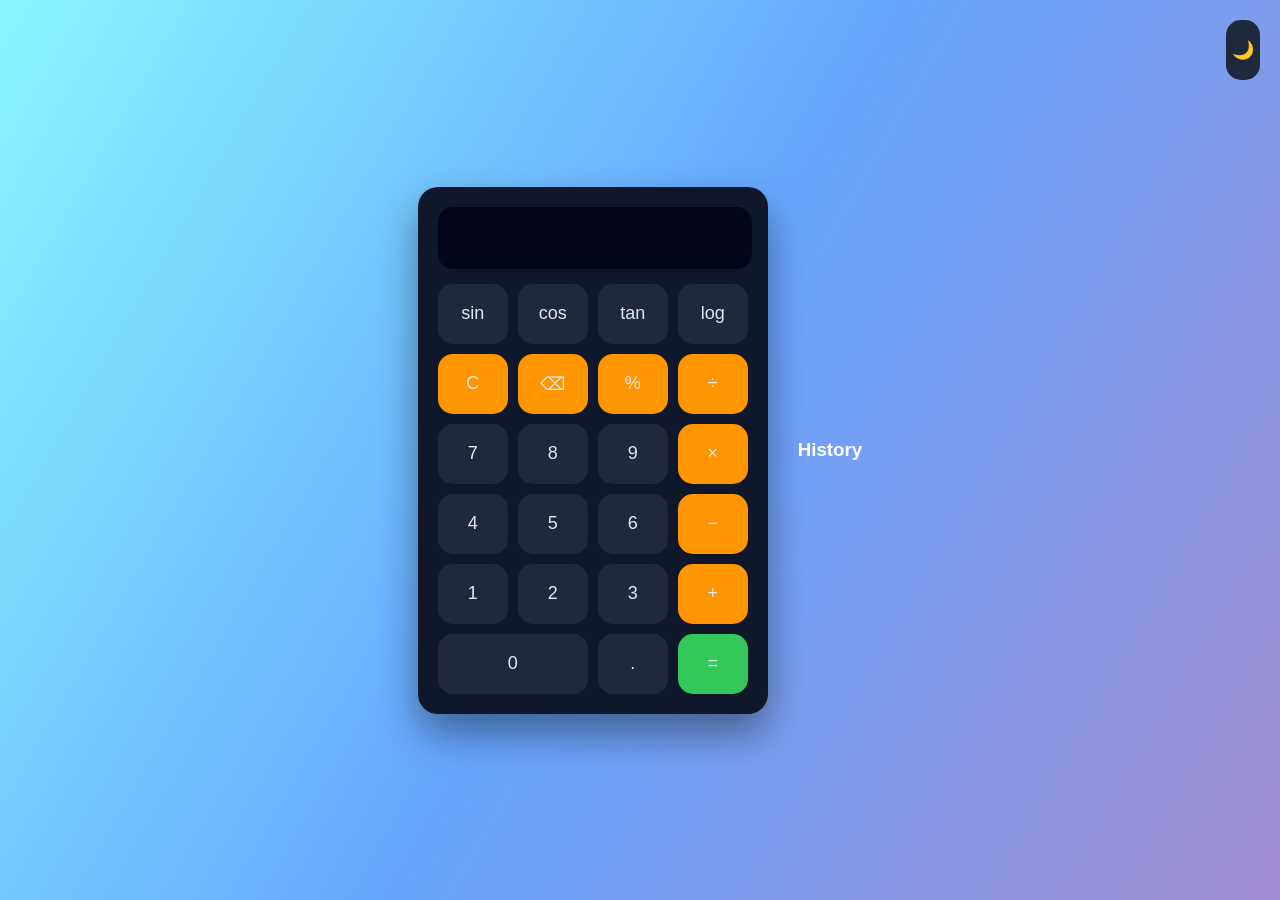
<file: calculator/index.html>
<!DOCTYPE html>
<html lang="en">
<head>
    <meta charset="UTF-8">
    <title>Smart Animated Calculator</title>
    <link rel="stylesheet" href="style.css">
</head>
<body>

<div class="toggle-container">
    <button id="themeToggle">🌙</button>
</div>

<div class="calculator">
    <div class="display-container">
        <input type="text" id="display" disabled>
        <div id="preview"></div>
    </div>

    <div class="buttons">
        <!-- Scientific -->
        <button onclick="append('Math.sin(')">sin</button>
        <button onclick="append('Math.cos(')">cos</button>
        <button onclick="append('Math.tan(')">tan</button>
        <button onclick="append('Math.log10(')">log</button>

        <!-- Clear Row -->
        <button onclick="clearDisplay()" class="operator">C</button>
        <button onclick="deleteLast()" class="operator">⌫</button>
        <button onclick="append('%')" class="operator">%</button>
        <button onclick="append('/')" class="operator">÷</button>

        <!-- Numbers -->
        <button onclick="append('7')">7</button>
        <button onclick="append('8')">8</button>
        <button onclick="append('9')">9</button>
        <button onclick="append('*')" class="operator">×</button>

        <button onclick="append('4')">4</button>
        <button onclick="append('5')">5</button>
        <button onclick="append('6')">6</button>
        <button onclick="append('-')" class="operator">−</button>

        <button onclick="append('1')">1</button>
        <button onclick="append('2')">2</button>
        <button onclick="append('3')">3</button>
        <button onclick="append('+')" class="operator">+</button>

        <button onclick="append('0')" class="zero">0</button>
        <button onclick="append('.')">.</button>
        <button onclick="calculate()" class="equal">=</button>
    </div>
</div>

<div class="history">
    <h3>History</h3>
    <ul id="historyList"></ul>
</div>

<script src="script.js"></script>
</body>
</html>
</file>
<file: calculator/style.css>
body {
    margin: 0;
    height: 100vh;
    display: flex;
    justify-content: center;
    align-items: center;
    background: linear-gradient(120deg, #89f7fe, #66a6ff, #a18cd1);
    font-family: 'Segoe UI', sans-serif;
}

body.light {
    background: linear-gradient(135deg, #f5f7fa, #c3cfe2);
}

.calculator{
    background:#0f172a;
    border-radius:20px;
    padding:20px;
    box-shadow:0 20px 40px rgba(0,0,0,0.4);
}
.display-container {
    position: relative;
}

#display {
    width: 100%;
    height: 60px;
    font-size: 24px;
    text-align: right;
    border: none;
    border-radius:15px;
   background:#020617;
    color:#f1f5f9;
}

#preview {
    position: absolute;
    right: 10px;
    bottom: 5px;
    font-size: 14px;
    color: #00ffcc;
}

.buttons {
    display: grid;
    grid-template-columns: repeat(4, 70px);
    gap: 10px;
    margin-top: 15px;
}

button {
    height: 60px;
    border: none;
    border-radius: 15px;
    font-size: 18px;
    cursor: pointer;
    transition: 0.2s;
    background:#1e293b;
    color:#e2e8f0;
}

button:hover {
    transform: scale(1.1);
    box-shadow: 0 0 15px #00ffcc;
}

.operator { background: #ff9500; }
.equal { background: #34c759; }
.zero { grid-column: span 2; }

.history {
    margin-left: 30px;
    color: white;
    max-height: 300px;
    overflow-y: auto;
}

.toggle-container {
    position: absolute;
    top: 20px;
    right: 20px;
}
</file>
